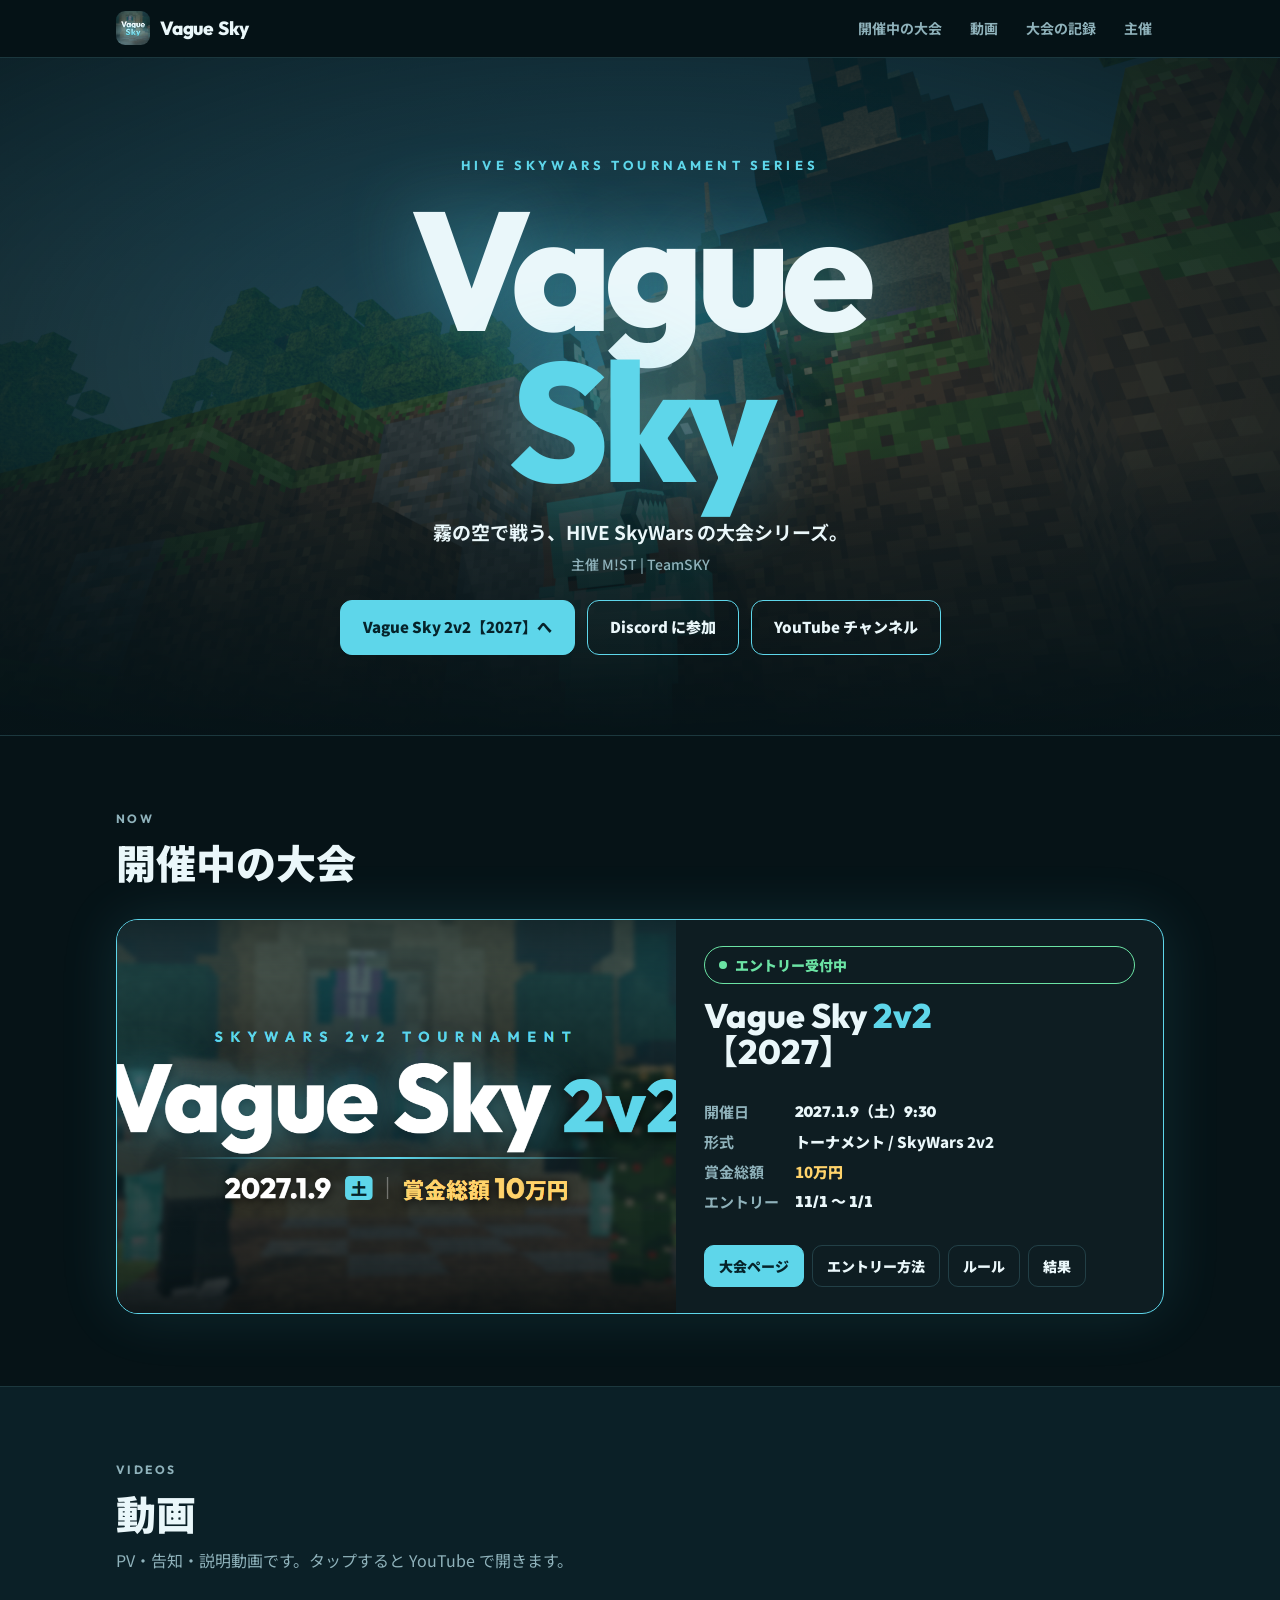
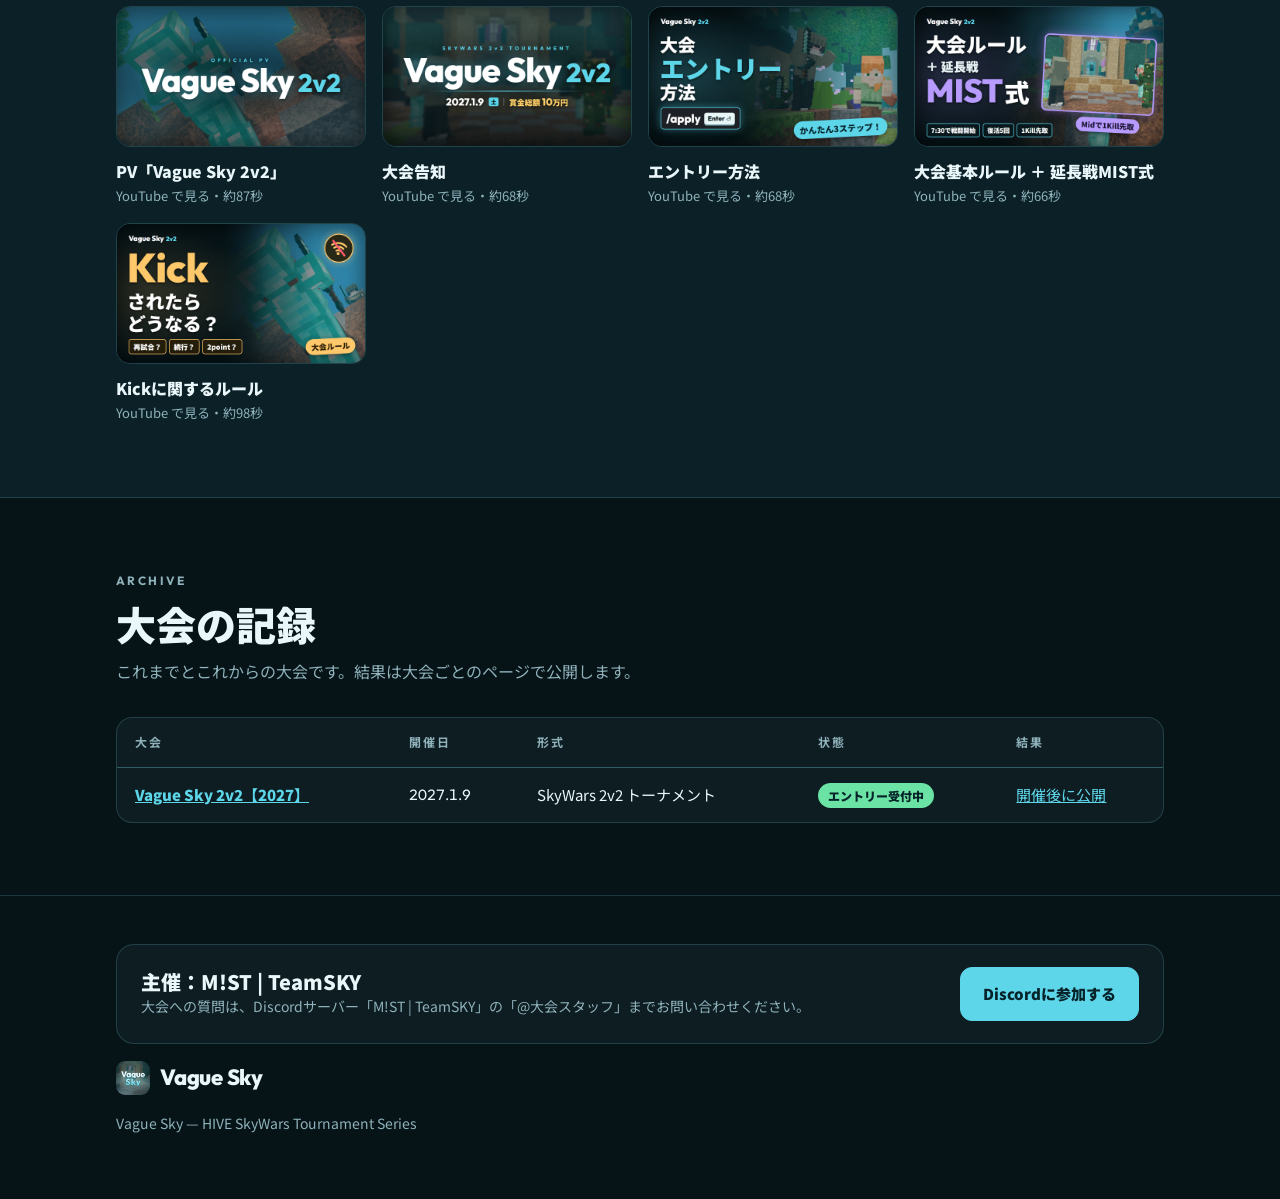
<file: index.html>
<!doctype html><html><head><meta charset=utf8><meta name=viewport content="width=device-width,initial-scale=1,viewport-fit=cover"><style>:root{color-scheme:light;box-sizing:border-box;padding-top:env(safe-area-inset-top,0px);padding-bottom:env(safe-area-inset-bottom,0px)}html{scroll-padding-top:env(safe-area-inset-top,0px)}body{margin:0;padding:0;font:14px -apple-system,BlinkMacSystemFont,sans-serif;background:#fff;color:#000}img{max-width:100%}[hidden]:not([hidden=until-found i]){display:none!important}</style></head><body>
<title>Vague Sky</title>
<meta name="claude:viewport-fit-sides" content="cover">
<link rel="preconnect" href="https://fonts.googleapis.com">
<link rel="preconnect" href="https://fonts.gstatic.com" crossorigin>
<link rel="stylesheet" href="https://fonts.googleapis.com/css2?family=Outfit:wght@500;700;800&family=Noto+Sans+JP:wght@400;500;700;900&family=JetBrains+Mono:wght@500;700&display=swap">
<link rel="stylesheet" href="style.css">
<style>
/* トップ: シリーズ全体の入口。大きな「Vague Sky」→ いまの大会 → 動画 → 大会の記録 → 主催 */
.home-hero { position: relative; overflow: hidden; border-bottom: 1px solid var(--line); }
.home-hero .hero-bg { position: absolute; inset: 0; background: url("img/hero-home.png") center 35% / cover no-repeat; }
.home-hero::after { content: ""; position: absolute; inset: 0; background: radial-gradient(ellipse 80% 70% at 50% 45%, rgba(6, 19, 23, 0.55), rgba(6, 19, 23, 0.92)), linear-gradient(180deg, transparent 55%, var(--bg)); }
.home-hero .wrap { position: relative; z-index: 1; padding-block: 96px 80px; display: grid; justify-items: center; text-align: center; gap: 18px; }
.home-hero h1 { font-family: var(--display); font-weight: 800; font-size: clamp(64px, 15vw, 168px); line-height: 0.9; letter-spacing: -0.04em; text-shadow: 0 0 80px rgba(94, 214, 234, 0.45); }
.home-hero h1 span { display: block; color: var(--accent); }
.home-hero .lead { color: var(--fg); font-weight: 700; font-size: clamp(16px, 2.4vw, 19px); max-width: 34em; }
.home-hero .lead small { display: block; color: var(--muted); font-weight: 500; font-size: 14px; margin-top: 4px; }

/* いまの大会 */
.feature { display: grid; grid-template-columns: minmax(0, 1.15fr) minmax(0, 1fr); border-radius: 22px; overflow: hidden; border: 1.5px solid var(--accent); background: var(--panel); box-shadow: 0 0 60px rgba(94, 214, 234, 0.12); }
.feature-img { min-height: 260px; background: url("img/poster-announce.png") center / cover no-repeat; }
.feature-body { padding: 26px 28px; display: grid; gap: 14px; align-content: start; min-width: 0; }
.feature-body h3 { font-family: var(--display); font-weight: 800; font-size: 34px; line-height: 1.05; }
.feature-body h3 span { color: var(--accent); }
.facts { display: grid; grid-template-columns: auto 1fr; gap: 4px 16px; font-size: 15px; }
.facts dt { color: var(--muted); font-weight: 700; }
.facts dd { margin: 0; font-weight: 900; }
.links { display: flex; flex-wrap: wrap; gap: 8px; }
.links a { font-weight: 900; font-size: 14px; text-decoration: none; padding: 8px 14px; border-radius: 10px; border: 1.5px solid var(--line); color: var(--fg); }
.links a.go { background: var(--accent); color: var(--on-accent); border-color: var(--accent); }
.links a:hover { border-color: var(--accent); }

/* 動画 */
.vcards { display: grid; grid-template-columns: repeat(auto-fit, minmax(min(100%, 230px), 1fr)); gap: 16px; }
.vcard { display: grid; gap: 10px; text-decoration: none; color: var(--fg); }
.vcard img { width: 100%; aspect-ratio: 16 / 9; object-fit: cover; border-radius: 14px; border: 1px solid var(--line); display: block; }
.vcard:hover img { border-color: var(--accent); }
.vcard b { font-weight: 900; font-size: 16px; }
.vcard small { display: block; color: var(--muted); font-size: 13px; }

/* 大会の記録 */
.archive { width: 100%; border-collapse: collapse; font-size: 15px; }
.archive-wrap { overflow-x: auto; border: 1px solid var(--line); border-radius: 16px; background: var(--panel); }
.archive th, .archive td { text-align: left; padding: 14px 18px; border-bottom: 1px solid var(--line); white-space: nowrap; }
.archive th { color: var(--muted); font-size: 12px; letter-spacing: 0.15em; font-family: var(--display); }
.archive tr:last-child td { border-bottom: 0; }
.archive td b { font-weight: 900; }
.badge { display: inline-block; font-size: 12px; font-weight: 900; padding: 2px 10px; border-radius: 999px; background: var(--ok); color: var(--on-accent); }

@media (max-width: 760px) {
  .feature { grid-template-columns: 1fr; }
  .feature-img { min-height: 190px; }
  .home-hero .wrap { padding-block: 64px 52px; }
}
</style>

<header class="top">
  <div class="wrap">
    <a class="brand" href="#top"><img src="img/icon.png" alt="" width="34" height="34"><b>Vague Sky</b></a>
    <nav class="nav" aria-label="ページ内">
      <a href="#now">開催中の大会</a>
      <a href="#videos">動画</a>
      <a href="#archive">大会の記録</a>
      <a href="#about">主催</a>
    </nav>
  </div>
</header>

<main id="top">
  <section class="home-hero">
    <div class="hero-bg" role="img" aria-label="崖際から見下ろす2人と、崖にしがみつくプレイヤー"></div>
    <div class="wrap">
      <p class="eyebrow">HIVE SkyWars Tournament Series</p>
      <h1>Vague<span>Sky</span></h1>
      <p class="lead">霧の空で戦う、HIVE SkyWars の大会シリーズ。<small>主催 M!ST | TeamSKY</small></p>
      <div class="cta">
        <a class="btn primary" href="2027.html">Vague Sky 2v2【2027】へ</a>
        <a class="btn" href="https://discord.gg/rru5EZYvR3" target="_blank" rel="noopener">Discord に参加</a>
        <a class="btn" href="https://www.youtube.com/@vaguesky-mist" target="_blank" rel="noopener">YouTube チャンネル</a>
      </div>
    </div>
  </section>

  <section class="band" id="now">
    <div class="wrap">
      <div class="sec-head">
        <p class="label">Now</p>
        <h2>開催中の大会</h2>
      </div>
      <article class="feature">
        <div class="feature-img" role="img" aria-label="Vague Sky 2v2 2027 のキービジュアル"></div>
        <div class="feature-body">
          <span class="pill open" id="status"><i></i><span id="status-text">エントリー受付中</span></span>
          <h3>Vague Sky <span>2v2</span><br>【2027】</h3>
          <dl class="facts">
            <dt>開催日</dt><dd class="num">2027.1.9（土）9:30</dd>
            <dt>形式</dt><dd>トーナメント / SkyWars 2v2</dd>
            <dt>賞金総額</dt><dd style="color:var(--gold)">10万円</dd>
            <dt>エントリー</dt><dd class="num">11/1 〜 1/1</dd>
          </dl>
          <div class="links">
            <a class="go" href="2027.html">大会ページ</a>
            <a href="2027.html#entry">エントリー方法</a>
            <a href="2027.html#rules">ルール</a>
            <a href="2027.html#results">結果</a>
          </div>
        </div>
      </article>
    </div>
  </section>

  <section class="band alt" id="videos">
    <div class="wrap">
      <div class="sec-head">
        <p class="label">Videos</p>
        <h2>動画</h2>
        <p>PV・告知・説明動画です。タップすると YouTube で開きます。</p>
      </div>
      <div class="vcards">
        <a class="vcard" href="https://youtu.be/sSv1gDjqgYM" target="_blank" rel="noopener"><img src="img/poster-pv.png" alt="" loading="lazy"><span><b>PV「Vague Sky 2v2」</b><small>YouTube で見る・約87秒</small></span></a>
        <a class="vcard" href="https://youtu.be/Ti0x-XiK5Aw" target="_blank" rel="noopener"><img src="img/poster-announce.png" alt="" loading="lazy"><span><b>大会告知</b><small>YouTube で見る・約68秒</small></span></a>
        <a class="vcard" href="https://youtu.be/XdfKm4iQPk0" target="_blank" rel="noopener"><img src="img/poster-entry.png" alt="" loading="lazy"><span><b>エントリー方法</b><small>YouTube で見る・約68秒</small></span></a>
        <a class="vcard" href="https://youtu.be/qBk1UvczVLM" target="_blank" rel="noopener"><img src="img/poster-rules.png" alt="" loading="lazy"><span><b>大会基本ルール ＋ 延長戦MIST式</b><small>YouTube で見る・約66秒</small></span></a>
        <a class="vcard" href="https://youtu.be/-uyAdV0niTU" target="_blank" rel="noopener"><img src="img/poster-kick.png" alt="" loading="lazy"><span><b>Kickに関するルール</b><small>YouTube で見る・約98秒</small></span></a>
      </div>
    </div>
  </section>

  <section class="band" id="archive">
    <div class="wrap">
      <div class="sec-head">
        <p class="label">Archive</p>
        <h2>大会の記録</h2>
        <p>これまでとこれからの大会です。結果は大会ごとのページで公開します。</p>
      </div>
      <div class="archive-wrap">
        <table class="archive">
          <thead><tr><th>大会</th><th>開催日</th><th>形式</th><th>状態</th><th>結果</th></tr></thead>
          <tbody>
            <tr>
              <td><a href="2027.html"><b>Vague Sky 2v2【2027】</b></a></td>
              <td class="num">2027.1.9</td>
              <td>SkyWars 2v2 トーナメント</td>
              <td><span class="badge" id="row-status">エントリー受付中</span></td>
              <td><a href="2027.html#results">開催後に公開</a></td>
            </tr>
          </tbody>
        </table>
      </div>
    </div>
  </section>
</main>

<footer id="about">
  <div class="wrap">
    <div class="contact">
      <div>
        <h3>主催：M!ST | TeamSKY</h3>
        <p>大会への質問は、Discordサーバー「M!ST | TeamSKY」の「@大会スタッフ」までお問い合わせください。</p>
      </div>
      <a class="btn primary" href="https://discord.gg/rru5EZYvR3" target="_blank" rel="noopener">Discordに参加する</a>
      <div hidden>
      </div>
    </div>
    <a class="brand" href="#top"><img src="img/icon.png" alt="" width="34" height="34"><b>Vague Sky</b></a>
    <p>Vague Sky — HIVE SkyWars Tournament Series</p>
  </div>
</footer>

<script>
(function () {
  var OPEN = Date.parse("2026-11-01T00:00:00+09:00");
  var CLOSE = Date.parse("2027-01-02T00:00:00+09:00");
  var START = Date.parse("2027-01-09T09:30:00+09:00");
  var now = Date.now();
  var text = now < OPEN ? "エントリー受付前" : now < CLOSE ? "エントリー受付中" : now < START ? "エントリー締め切り" : "開催済み";
  document.getElementById("status-text").textContent = text;
  document.getElementById("row-status").textContent = text;
  if (now >= CLOSE || now < OPEN) document.getElementById("status").className = "pill closed";
})();
</script>

</body></html>
</file>
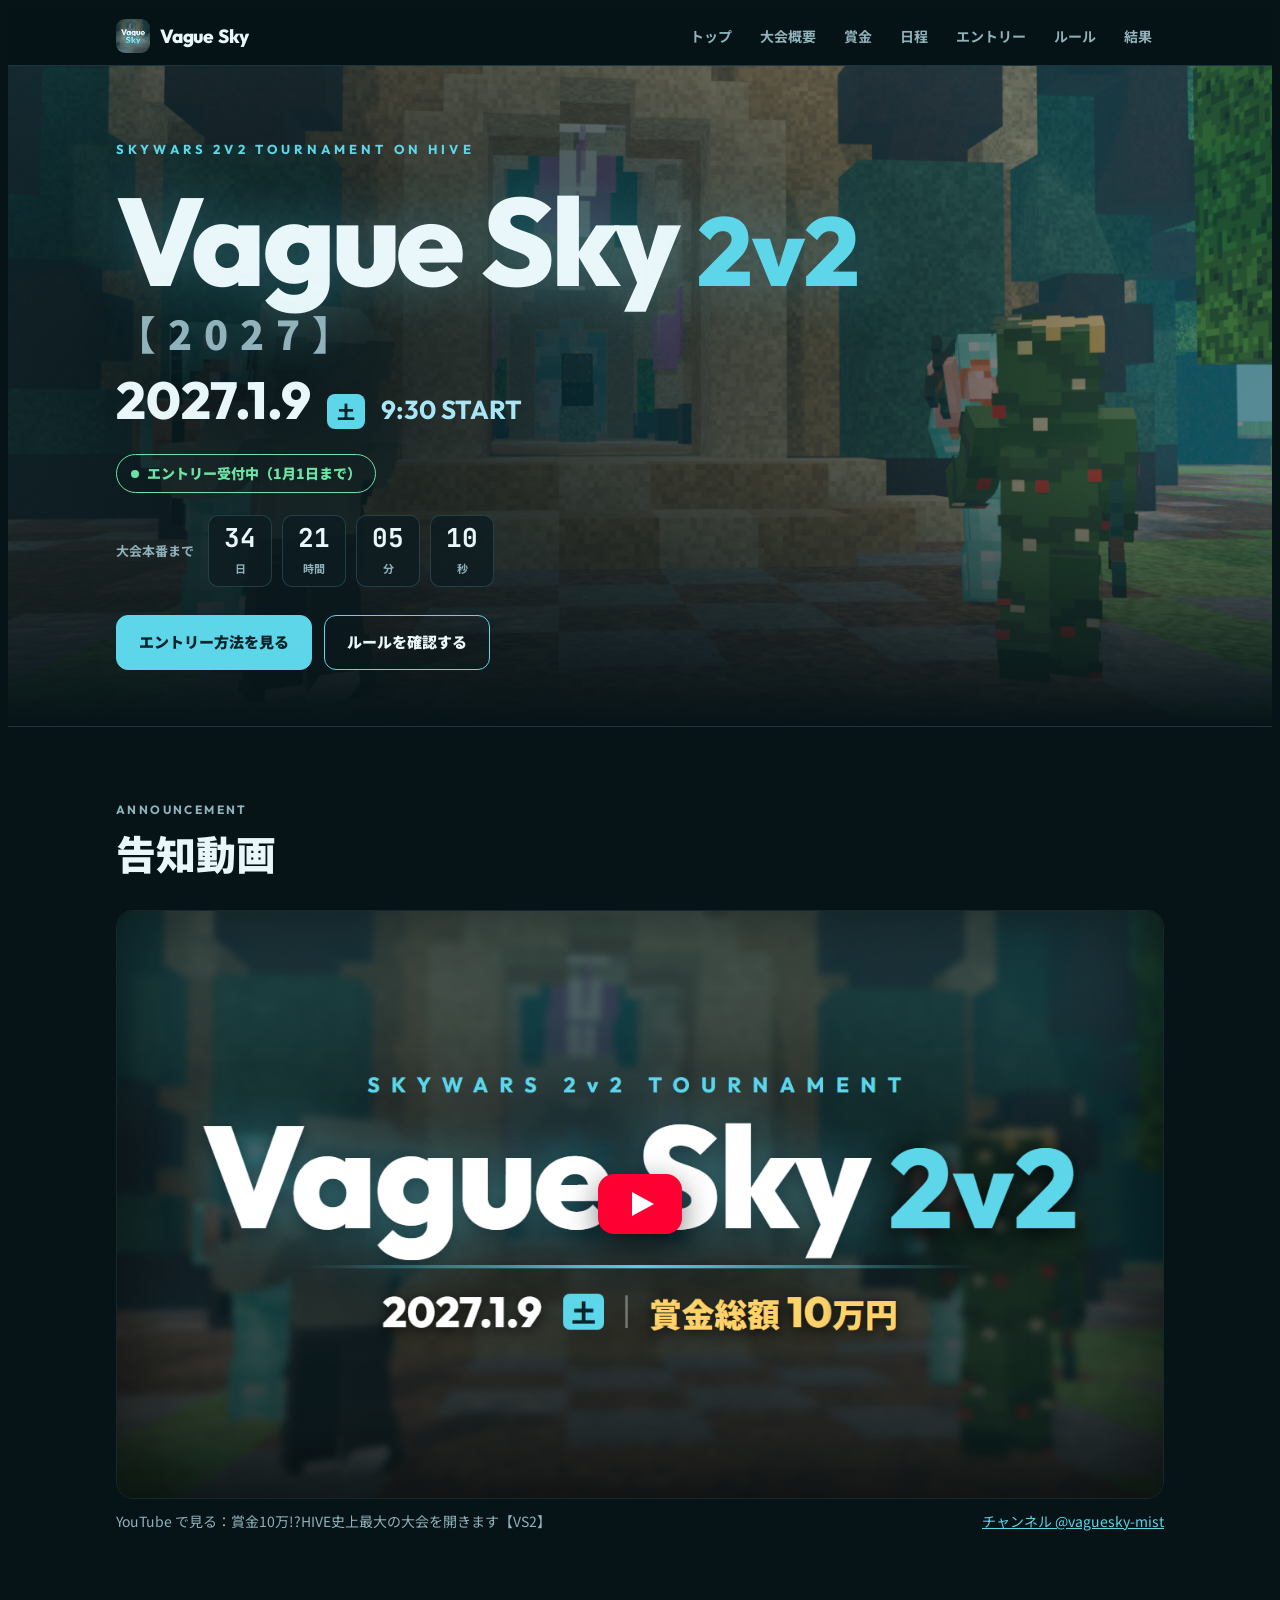
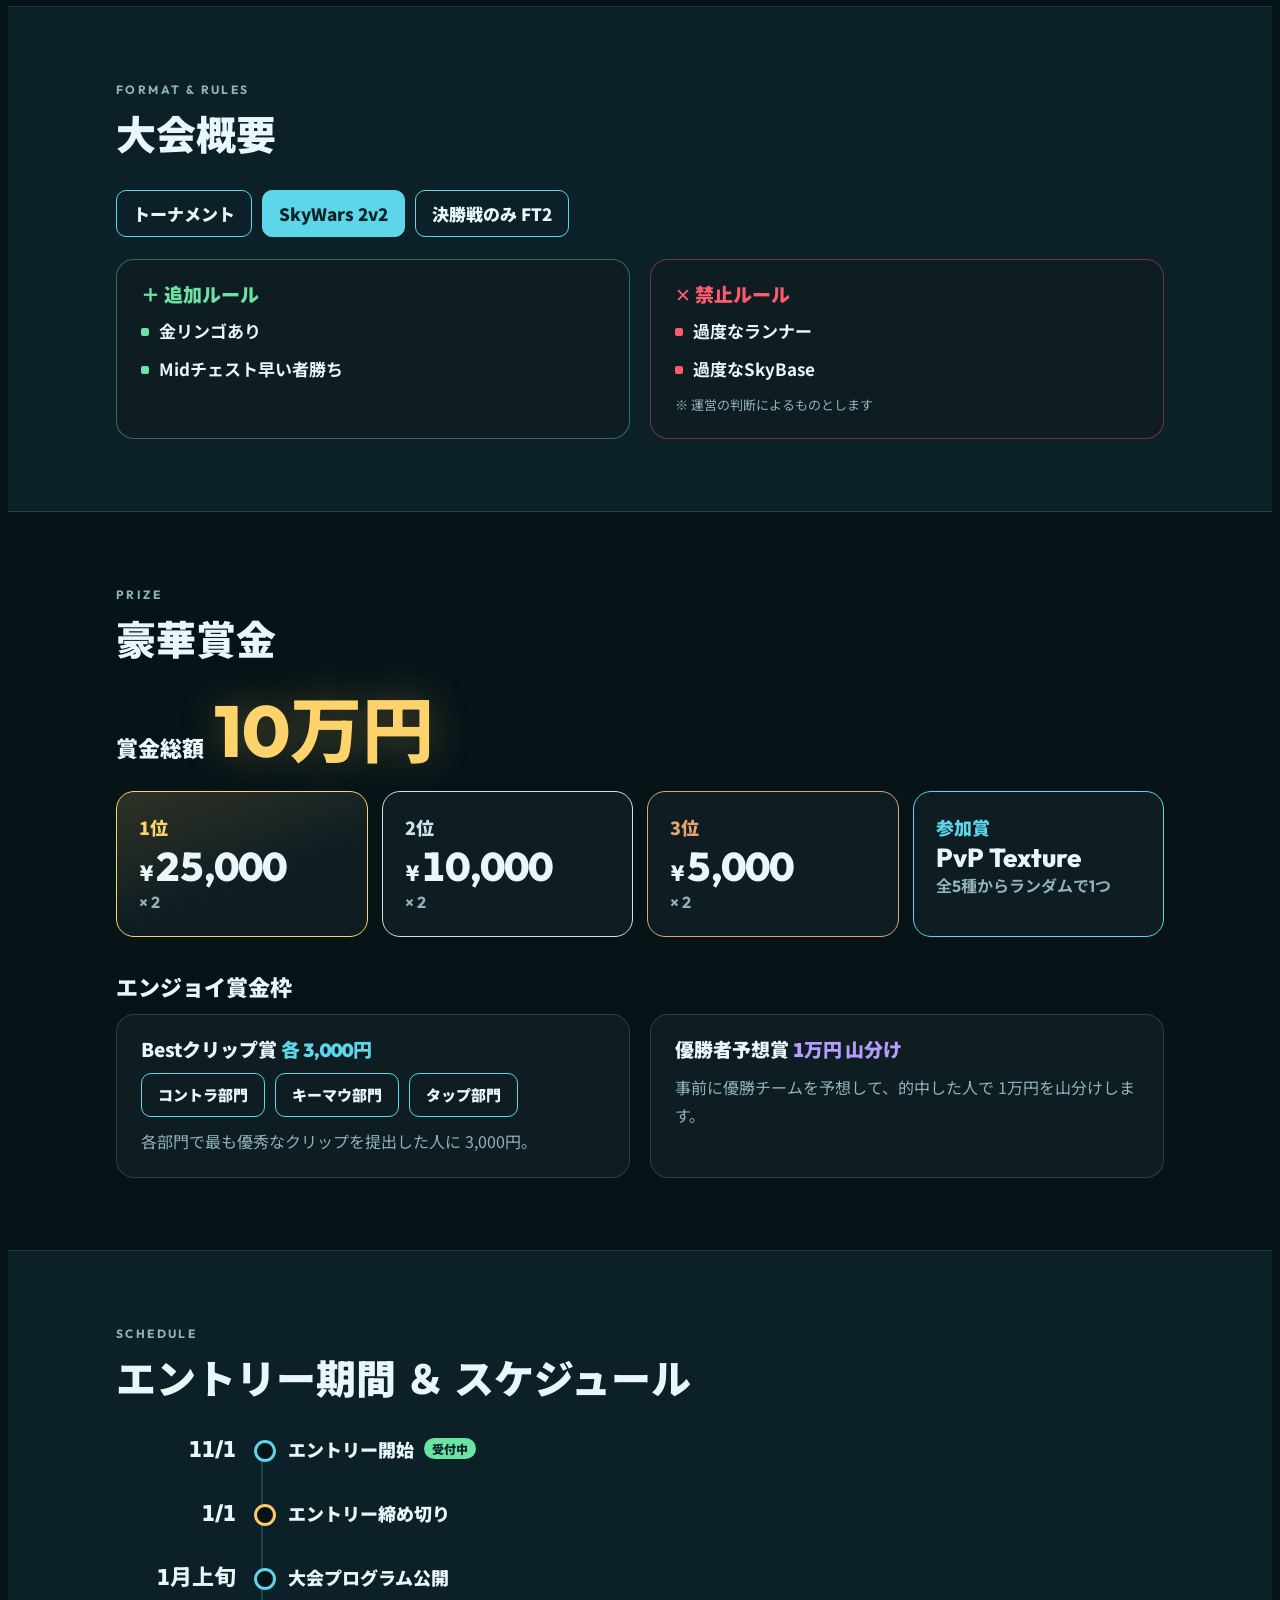
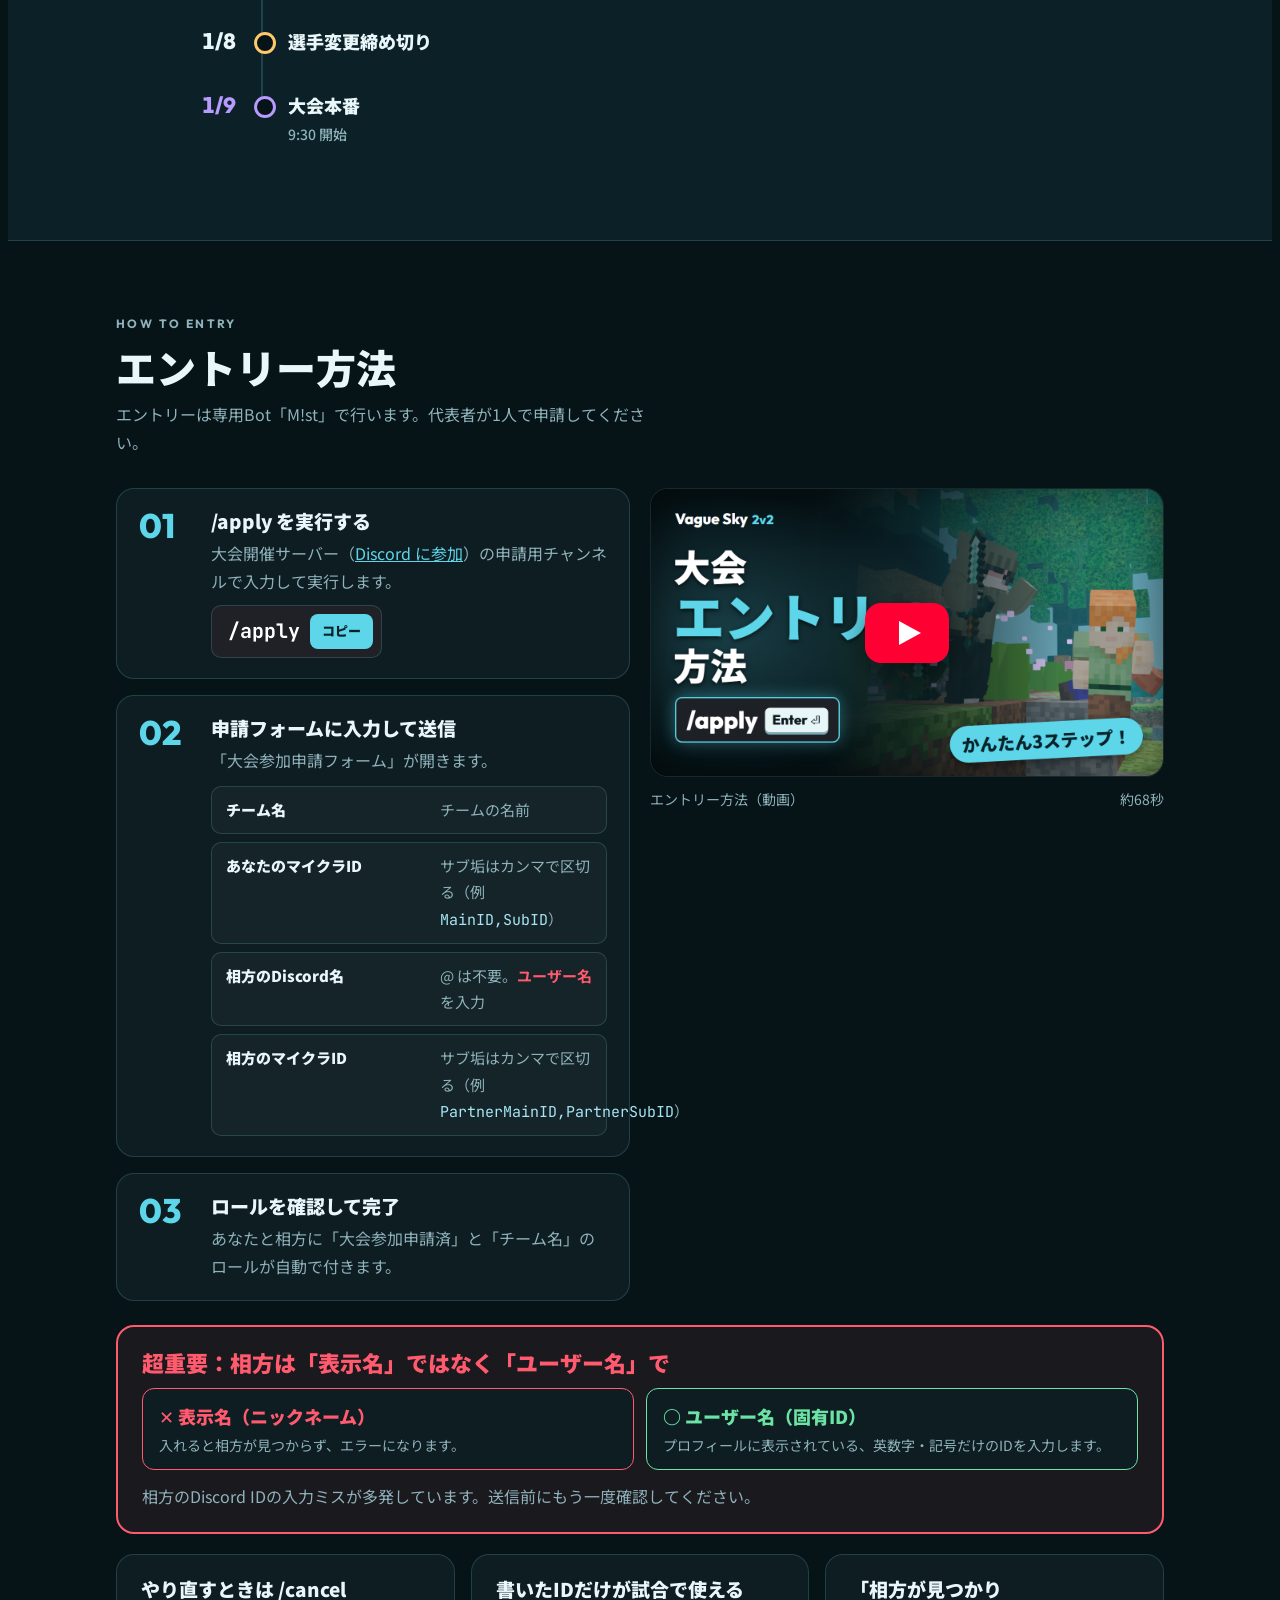
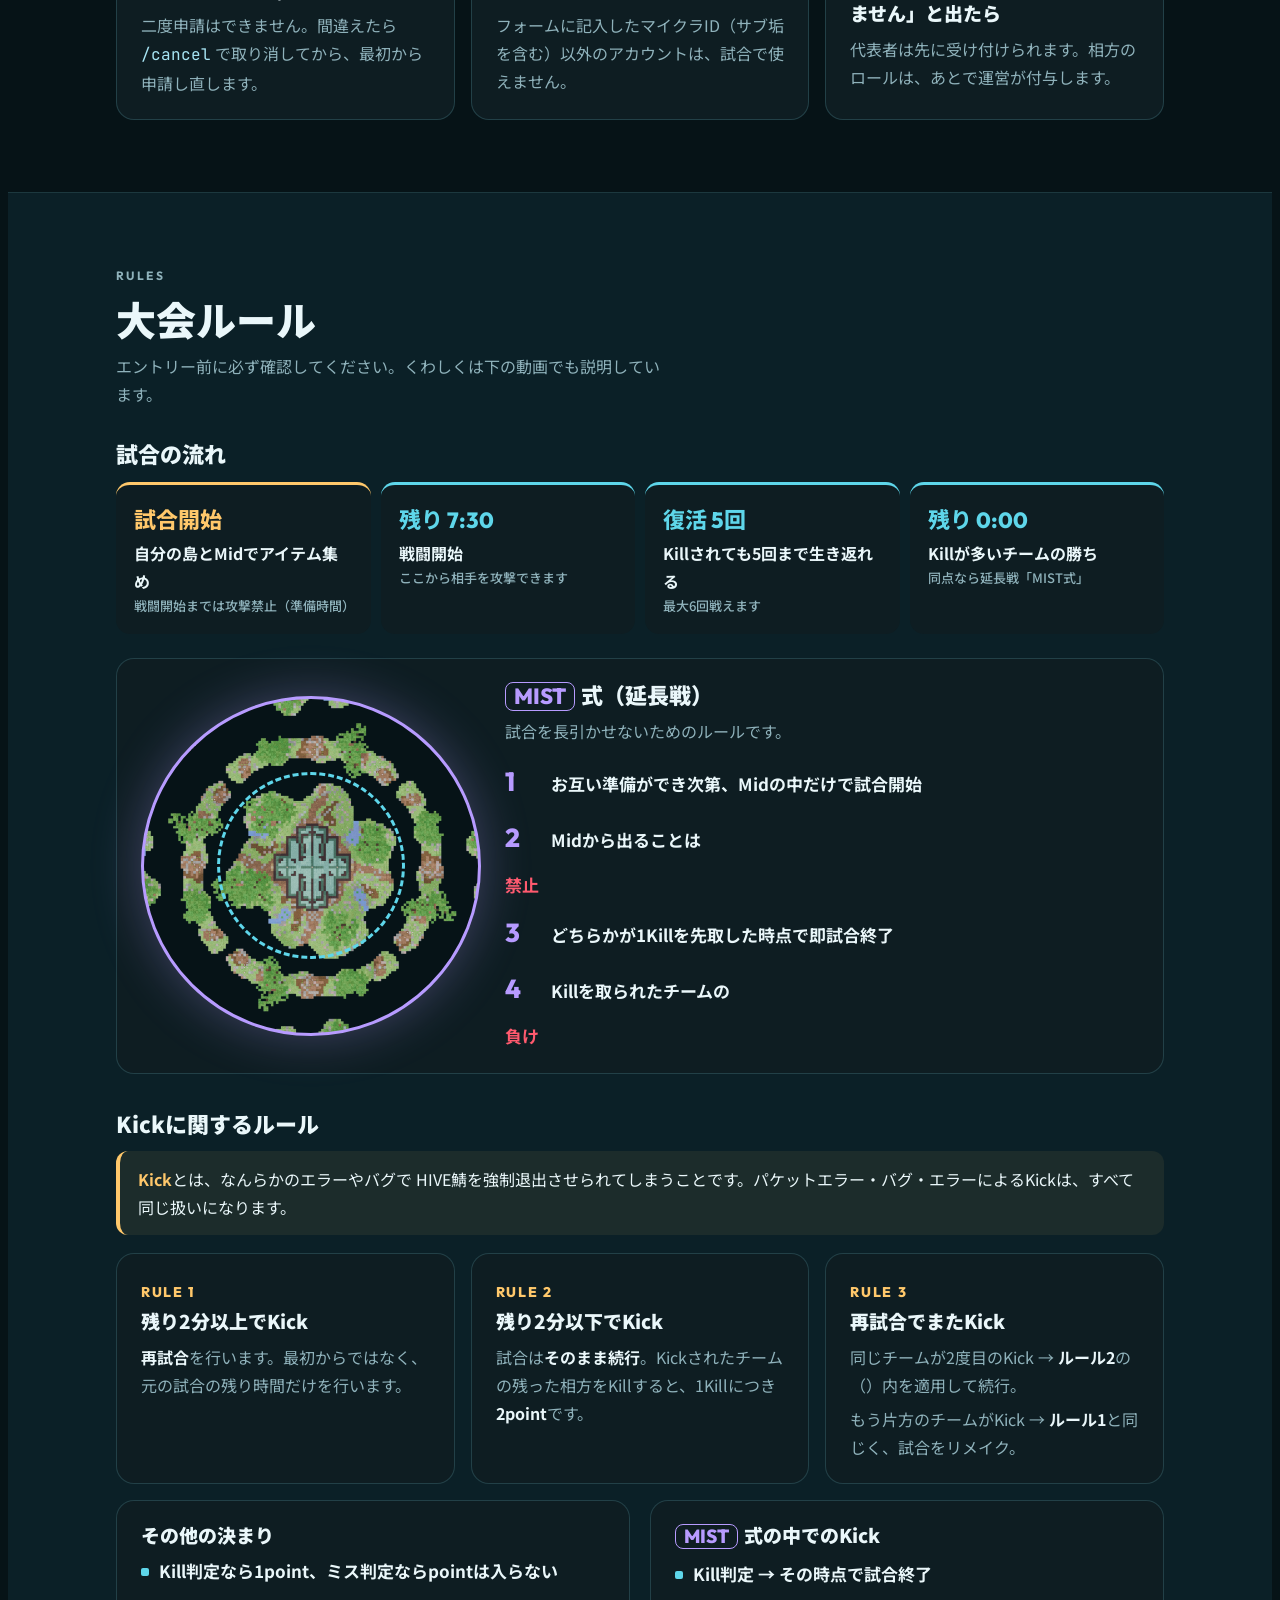
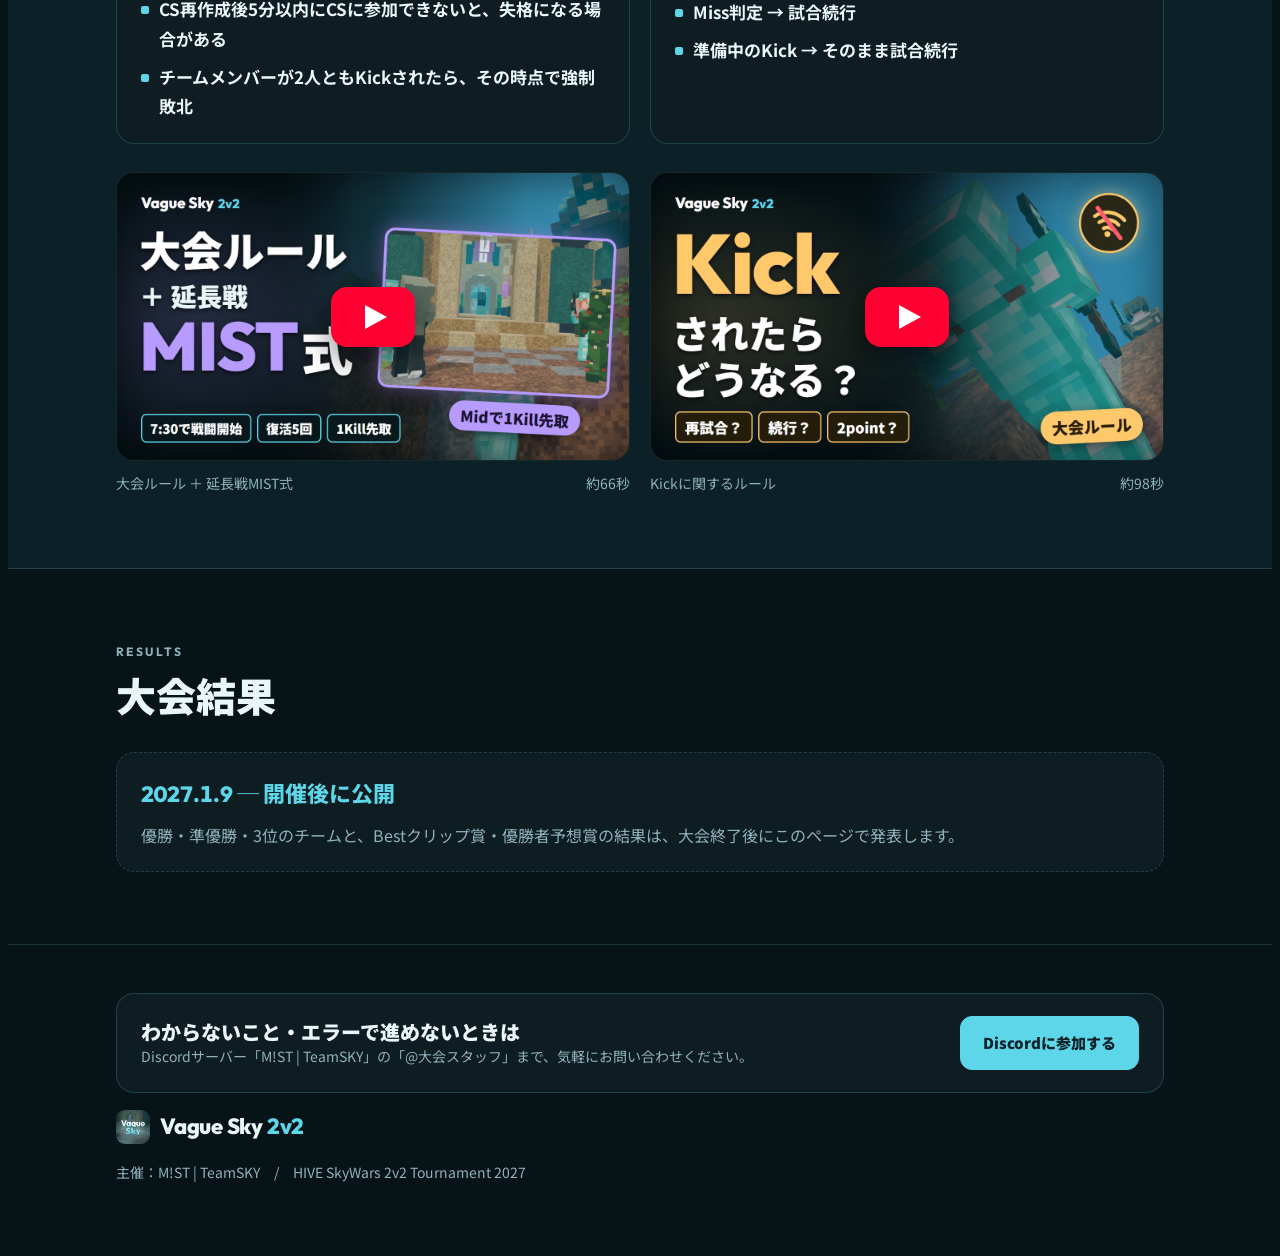
<file: 2027.html>
<!doctype html>
<html lang="ja">
<head>
<meta charset="utf-8">
<meta name="viewport" content="width=device-width, initial-scale=1, viewport-fit=cover">
<title>Vague Sky 2v2 2027</title>
<meta name="claude:viewport-fit-sides" content="cover">
<link rel="preconnect" href="https://fonts.googleapis.com">
<link rel="preconnect" href="https://fonts.gstatic.com" crossorigin>
<link rel="stylesheet" href="https://fonts.googleapis.com/css2?family=Outfit:wght@500;700;800&family=Noto+Sans+JP:wght@400;500;700;900&family=JetBrains+Mono:wght@500;700&display=swap">
<link rel="stylesheet" href="style.css">
</head>
<body><header class="top">
  <div class="wrap">
    <a class="brand" href="index.html"><img src="img/icon.png" alt="" width="34" height="34"><b>Vague Sky</b></a>
    <nav class="nav" aria-label="ページ内">
      <a href="index.html">トップ</a>
      <a href="#overview">大会概要</a>
      <a href="#prize">賞金</a>
      <a href="#schedule">日程</a>
      <a href="#entry">エントリー</a>
      <a href="#rules">ルール</a>
      <a href="#results">結果</a>
    </nav>
  </div>
</header>

<main id="top">
  <section class="hero">
    <div class="hero-bg" role="img" aria-label="アカデミー前で向かい合う2チーム"></div>
    <div class="wrap">
      <p class="eyebrow">SkyWars 2v2 Tournament on HIVE</p>
      <h1>Vague Sky <span class="v">2v2</span><span class="y">【2027】</span></h1>
      <div class="when">
        <span class="date">2027.1.9</span><span class="dow">土</span><span class="time">9:30 START</span>
      </div>
      <div class="status-row">
        <span class="pill open" id="status"><i></i><span id="status-text">エントリー受付中（1月1日まで）</span></span>
      </div>
      <div class="countdown" aria-live="off">
        <span class="cd-label">大会本番まで</span>
        <div class="cd"><b class="num" id="cd-d">--</b><small>日</small></div>
        <div class="cd"><b class="num" id="cd-h">--</b><small>時間</small></div>
        <div class="cd"><b class="num" id="cd-m">--</b><small>分</small></div>
        <div class="cd"><b class="num" id="cd-s">--</b><small>秒</small></div>
      </div>
      <div class="cta">
        <a class="btn primary" href="#entry">エントリー方法を見る</a>
        <a class="btn" href="#rules">ルールを確認する</a>
      </div>
    </div>
  </section>

  <section class="band" id="pv">
    <div class="wrap">
      <div class="sec-head">
        <p class="label">Announcement</p>
        <h2>告知動画</h2>
      </div>
      <a class="video yt" href="https://youtu.be/Ti0x-XiK5Aw" target="_blank" rel="noopener"><img src="img/poster-announce.png" alt="Vague Sky 2v2【賞金総額10万円】の告知動画"><span class="play" aria-hidden="true"></span></a>
      <div class="video-caption"><span>YouTube で見る：賞金10万!?HIVE史上最大の大会を開きます【VS2】</span><a href="https://www.youtube.com/@vaguesky-mist" target="_blank" rel="noopener">チャンネル @vaguesky-mist</a></div>
    </div>
  </section>

  <section class="band alt" id="overview">
    <div class="wrap">
      <div class="sec-head">
        <p class="label">Format &amp; Rules</p>
        <h2>大会概要</h2>
      </div>
      <div class="chips" style="margin-bottom:22px">
        <span class="chip">トーナメント</span>
        <span class="chip solid">SkyWars 2v2</span>
        <span class="chip">決勝戦のみ FT2</span>
      </div>
      <div class="grid-2">
        <div class="box ok">
          <h3>＋ 追加ルール</h3>
          <ul class="plain"><li>金リンゴあり</li><li>Midチェスト早い者勝ち</li></ul>
        </div>
        <div class="box ng">
          <h3>✕ 禁止ルール</h3>
          <ul class="plain"><li>過度なランナー</li><li>過度なSkyBase</li></ul>
          <p class="note">※ 運営の判断によるものとします</p>
        </div>
      </div>
    </div>
  </section>

  <section class="band" id="prize">
    <div class="wrap">
      <div class="sec-head">
        <p class="label">Prize</p>
        <h2>豪華賞金</h2>
      </div>
      <div class="prize-total"><span>賞金総額</span><b>10万円</b></div>
      <div class="ranks">
        <div class="rank first" style="--c: var(--gold)"><div class="r">1位</div><div class="yen"><small>¥</small>25,000</div><div class="x">× 2</div></div>
        <div class="rank" style="--c: #cfe3ea"><div class="r">2位</div><div class="yen"><small>¥</small>10,000</div><div class="x">× 2</div></div>
        <div class="rank" style="--c: #e7a36b"><div class="r">3位</div><div class="yen"><small>¥</small>5,000</div><div class="x">× 2</div></div>
        <div class="rank" style="--c: var(--accent)"><div class="r">参加賞</div><div class="yen" style="font-size:26px">PvP Texture</div><div class="x">全5種からランダムで1つ</div></div>
      </div>
      <h3 style="font-size:22px;font-weight:900;margin:36px 0 14px">エンジョイ賞金枠</h3>
      <div class="grid-2">
        <div class="box">
          <h3>Bestクリップ賞 <span class="num" style="color:var(--accent)">各 3,000円</span></h3>
          <div class="chips" style="margin-bottom:10px"><span class="chip" style="font-size:15px">コントラ部門</span><span class="chip" style="font-size:15px">キーマウ部門</span><span class="chip" style="font-size:15px">タップ部門</span></div>
          <p style="color:var(--muted)">各部門で最も優秀なクリップを提出した人に 3,000円。</p>
        </div>
        <div class="box">
          <h3>優勝者予想賞 <span class="num" style="color:var(--purple)">1万円 山分け</span></h3>
          <p style="color:var(--muted)">事前に優勝チームを予想して、的中した人で 1万円を山分けします。</p>
        </div>
      </div>
    </div>
  </section>

  <section class="band alt" id="schedule">
    <div class="wrap">
      <div class="sec-head">
        <p class="label">Schedule</p>
        <h2>エントリー期間 ＆ スケジュール</h2>
      </div>
      <ol class="timeline" id="timeline">
        <li data-date="2026-11-01"><span class="d">11/1</span><span class="dot"></span><span class="t">エントリー開始</span></li>
        <li data-date="2027-01-01" style="--c: var(--warn)"><span class="d">1/1</span><span class="dot"></span><span class="t">エントリー締め切り</span></li>
        <li data-date="2027-01-01"><span class="d">1月上旬</span><span class="dot"></span><span class="t">大会プログラム公開</span></li>
        <li data-date="2027-01-08" style="--c: var(--warn)"><span class="d">1/8</span><span class="dot"></span><span class="t">選手変更締め切り</span></li>
        <li data-date="2027-01-09" class="final" style="--c: var(--purple)"><span class="d">1/9</span><span class="dot"></span><span class="t">大会本番<small>9:30 開始</small></span></li>
      </ol>
    </div>
  </section>

  <section class="band" id="entry">
    <div class="wrap">
      <div class="sec-head">
        <p class="label">How to Entry</p>
        <h2>エントリー方法</h2>
        <p>エントリーは専用Bot「M!st」で行います。代表者が1人で申請してください。</p>
      </div>
      <div class="grid-2" style="align-items:start">
        <ol class="steps">
          <li class="step"><div>
            <h3>/apply を実行する</h3>
            <p>大会開催サーバー（<a href="https://discord.gg/rru5EZYvR3" target="_blank" rel="noopener">Discord に参加</a>）の申請用チャンネルで入力して実行します。</p>
            <div class="cmd"><code>/apply</code><button class="copy" id="copy-apply" type="button">コピー</button></div>
          </div></li>
          <li class="step"><div>
            <h3>申請フォームに入力して送信</h3>
            <p>「大会参加申請フォーム」が開きます。</p>
            <div class="fields">
              <div class="field"><b>チーム名</b><span>チームの名前</span></div>
              <div class="field"><b>あなたのマイクラID</b><span>サブ垢はカンマで区切る（例 <code>MainID,SubID</code>）</span></div>
              <div class="field"><b>相方のDiscord名</b><span>@ は不要。<strong style="color:var(--red)">ユーザー名</strong>を入力</span></div>
              <div class="field"><b>相方のマイクラID</b><span>サブ垢はカンマで区切る（例 <code>PartnerMainID,PartnerSubID</code>）</span></div>
            </div>
          </div></li>
          <li class="step"><div>
            <h3>ロールを確認して完了</h3>
            <p>あなたと相方に「大会参加申請済」と「チーム名」のロールが自動で付きます。</p>
          </div></li>
        </ol>
        <div>
          <a class="video yt" href="https://youtu.be/XdfKm4iQPk0" target="_blank" rel="noopener"><img src="img/poster-entry.png" alt="VS2 大会エントリー方法"><span class="play" aria-hidden="true"></span></a>
          <div class="video-caption"><span>エントリー方法（動画）</span><span>約68秒</span></div>
        </div>
      </div>

      <div class="alert">
        <h3>超重要：相方は「表示名」ではなく「ユーザー名」で</h3>
        <div class="compare">
          <div style="--c: var(--red)"><b>✕ 表示名（ニックネーム）</b><p>入れると相方が見つからず、エラーになります。</p></div>
          <div style="--c: var(--ok)"><b>○ ユーザー名（固有ID）</b><p>プロフィールに表示されている、英数字・記号だけのIDを入力します。</p></div>
        </div>
        <p style="color:var(--muted)">相方のDiscord IDの入力ミスが多発しています。送信前にもう一度確認してください。</p>
      </div>

      <div class="grid-3" style="margin-top:20px">
        <div class="box"><h3>やり直すときは /cancel</h3><p style="color:var(--muted)">二度申請はできません。間違えたら <code style="font-family:var(--mono);color:var(--accent-soft)">/cancel</code> で取り消してから、最初から申請し直します。</p></div>
        <div class="box"><h3>書いたIDだけが試合で使える</h3><p style="color:var(--muted)">フォームに記入したマイクラID（サブ垢を含む）以外のアカウントは、試合で使えません。</p></div>
        <div class="box"><h3>「相方が見つかりません」と出たら</h3><p style="color:var(--muted)">代表者は先に受け付けられます。相方のロールは、あとで運営が付与します。</p></div>
      </div>
    </div>
  </section>

  <section class="band alt" id="rules">
    <div class="wrap">
      <div class="sec-head">
        <p class="label">Rules</p>
        <h2>大会ルール</h2>
        <p>エントリー前に必ず確認してください。くわしくは下の動画でも説明しています。</p>
      </div>

      <h3 style="font-size:22px;font-weight:900;margin-bottom:14px">試合の流れ</h3>
      <ol class="flow">
        <li style="--c: var(--warn)"><span class="when2">試合開始</span><p>自分の島とMidでアイテム集め</p><small>戦闘開始までは攻撃禁止（準備時間）</small></li>
        <li><span class="when2">残り 7:30</span><p>戦闘開始</p><small>ここから相手を攻撃できます</small></li>
        <li><span class="when2">復活 5回</span><p>Killされても5回まで生き返れる</p><small>最大6回戦えます</small></li>
        <li><span class="when2">残り 0:00</span><p>Killが多いチームの勝ち</p><small>同点なら延長戦「MIST式」</small></li>
      </ol>

      <div class="box" style="margin-bottom:20px">
        <div class="mist">
          <div class="mist-map" role="img" aria-label="Spellbrookの中央島（Mid）を真上から見た図"></div>
          <div>
            <h3 style="font-size:22px;margin-bottom:6px"><span class="tag">MIST</span>式（延長戦）</h3>
            <p style="color:var(--muted);margin-bottom:14px">試合を長引かせないためのルールです。</p>
            <ol>
              <li>お互い準備ができ次第、Midの中だけで試合開始</li>
              <li>Midから出ることは<em>禁止</em></li>
              <li>どちらかが1Killを先取した時点で即試合終了</li>
              <li>Killを取られたチームの<em>負け</em></li>
            </ol>
          </div>
        </div>
      </div>

      <h3 id="kick" style="font-size:22px;font-weight:900;margin:36px 0 14px;scroll-margin-top:70px">Kickに関するルール</h3>
      <p class="kick-def"><b>Kick</b>とは、なんらかのエラーやバグで HIVE鯖を強制退出させられてしまうことです。パケットエラー・バグ・エラーによるKickは、すべて同じ扱いになります。</p>
      <div class="grid-3">
        <div class="box krule"><span class="k">RULE 1</span><h3>残り2分以上でKick</h3><p><strong>再試合</strong>を行います。最初からではなく、元の試合の残り時間だけを行います。</p></div>
        <div class="box krule"><span class="k">RULE 2</span><h3>残り2分以下でKick</h3><p>試合は<strong>そのまま続行</strong>。Kickされたチームの残った相方をKillすると、1Killにつき<strong>2point</strong>です。</p></div>
        <div class="box krule"><span class="k">RULE 3</span><h3>再試合でまたKick</h3><p>同じチームが2度目のKick → <strong>ルール2</strong>の（）内を適用して続行。</p><p>もう片方のチームがKick → <strong>ルール1</strong>と同じく、試合をリメイク。</p></div>
      </div>
      <div class="grid-2" style="margin-top:16px">
        <div class="box">
          <h3>その他の決まり</h3>
          <ul class="plain">
            <li>Kill判定なら1point、ミス判定ならpointは入らない</li>
            <li>CS再作成後5分以内にCSに参加できないと、失格になる場合がある</li>
            <li>チームメンバーが2人ともKickされたら、その時点で強制敗北</li>
          </ul>
        </div>
        <div class="box">
          <h3><span class="tag">MIST</span>式の中でのKick</h3>
          <ul class="plain">
            <li>Kill判定 → その時点で試合終了</li>
            <li>Miss判定 → 試合続行</li>
            <li>準備中のKick → そのまま試合続行</li>
          </ul>
        </div>
      </div>

      <div class="videos">
        <div>
          <a class="video yt" href="https://youtu.be/qBk1UvczVLM" target="_blank" rel="noopener"><img src="img/poster-rules.png" alt="VS2 大会基本ルール"><span class="play" aria-hidden="true"></span></a>
          <div class="video-caption"><span>大会ルール ＋ 延長戦MIST式</span><span>約66秒</span></div>
        </div>
        <div>
          <a class="video yt" href="https://youtu.be/-uyAdV0niTU" target="_blank" rel="noopener"><img src="img/poster-kick.png" alt="VS2 KICKに関するルール"><span class="play" aria-hidden="true"></span></a>
          <div class="video-caption"><span>Kickに関するルール</span><span>約98秒</span></div>
        </div>
      </div>
    </div>
  </section>
  <section class="band" id="results">
    <div class="wrap">
      <div class="sec-head">
        <p class="label">Results</p>
        <h2>大会結果</h2>
      </div>
      <div class="box results-empty" id="results-empty">
        <p class="num">2027.1.9 ─ 開催後に公開</p>
        <p>優勝・準優勝・3位のチームと、Bestクリップ賞・優勝者予想賞の結果は、大会終了後にこのページで発表します。</p>
      </div>
      <div id="bracket-root" hidden></div>
    </div>
  </section>
  <!-- 手動反映用: Bot が書き出した tournament.json の中身をここに貼る（空のあいだは「開催後に公開」のまま） -->
  <script type="application/json" id="tournament-data"></script>
</main>

<footer>
  <div class="wrap">
    <div class="contact">
      <div>
        <h3>わからないこと・エラーで進めないときは</h3>
        <p>Discordサーバー「M!ST | TeamSKY」の「@大会スタッフ」まで、気軽にお問い合わせください。</p>
      </div>
      <a class="btn primary" href="https://discord.gg/rru5EZYvR3" target="_blank" rel="noopener">Discordに参加する</a>
      <div hidden>
      </div>
    </div>
    <a class="brand" href="#top"><img src="img/icon.png" alt="" width="34" height="34"><b>Vague Sky <span>2v2</span></b></a>
    <p>主催：M!ST | TeamSKY　/　HIVE SkyWars 2v2 Tournament 2027</p>
  </div>
</footer>

<script>
(function () {
  // 日本時間で判定する
  var START = Date.parse("2027-01-09T09:30:00+09:00");
  var OPEN = Date.parse("2026-11-01T00:00:00+09:00");
  var CLOSE = Date.parse("2027-01-02T00:00:00+09:00"); // 1月1日いっぱいまで
  function pad(n) { return String(n).padStart(2, "0"); }
  function tick() {
    var now = Date.now();
    var left = Math.max(0, START - now);
    var s = Math.floor(left / 1000);
    document.getElementById("cd-d").textContent = Math.floor(s / 86400);
    document.getElementById("cd-h").textContent = pad(Math.floor(s / 3600) % 24);
    document.getElementById("cd-m").textContent = pad(Math.floor(s / 60) % 60);
    document.getElementById("cd-s").textContent = pad(s % 60);
    var st = document.getElementById("status"), tx = document.getElementById("status-text");
    if (now < OPEN) { st.className = "pill closed"; tx.textContent = "エントリーは 11月1日 開始"; }
    else if (now < CLOSE) { st.className = "pill open"; tx.textContent = "エントリー受付中（1月1日まで）"; }
    else if (now < START) { st.className = "pill closed"; tx.textContent = "エントリー受付は終了しました"; }
    else { st.className = "pill closed"; tx.textContent = "大会は開催されました"; }
  }
  tick(); setInterval(tick, 1000);

  // スケジュール: 過ぎた日は薄く、いまの受付期間に印を付ける
  var items = document.querySelectorAll("#timeline li");
  var today = Date.now();
  items.forEach(function (li, i) {
    var d = Date.parse(li.getAttribute("data-date") + "T23:59:59+09:00");
    if (i === 0) { if (today >= OPEN && today < CLOSE) li.classList.add("now"); else if (today >= CLOSE) li.classList.add("past"); }
    else if (today > d) li.classList.add("past");
  });

  // /apply のコピー
  var btn = document.getElementById("copy-apply");
  btn.addEventListener("click", function () {
    var done = function () { btn.textContent = "コピーしました"; setTimeout(function () { btn.textContent = "コピー"; }, 1600); };
    try {
      navigator.clipboard.writeText("/apply").then(done, function () { selectCode(); });
    } catch (e) { selectCode(); }
  });
  function selectCode() {
    var code = btn.previousElementSibling, r = document.createRange();
    r.selectNodeContents(code); var s = window.getSelection(); s.removeAllRanges(); s.addRange(r);
    btn.textContent = "選択しました";
  }
})();
</script>
<script src="bracket.js"></script>

</body>
</html>
</file>
<file: style.css>
/* 霧の空に浮かぶ島: 暗い青緑の夜空の上に、セクションごとに区切った帯を縦に並べる。差し色は霧の水色。
   大会の映像（PV・説明動画）と同じ配色と書体。暗い一色で統一する（どちらのテーマでも同じ見た目） */
:root {
  --bg: #061317;
  --bg-2: #0b2027;
  --panel: #0e1d22;
  --line: rgba(126, 220, 236, 0.18);
  --fg: #eaf7fa;
  --muted: #8fb2bb;
  --dim: #5d7a82;
  --accent: #5ed6ea;
  --accent-soft: #a8e6f5;
  --purple: #b79bff;
  --gold: #ffd36b;
  --warn: #ffc86b;
  --red: #ff5a6e;
  --ok: #6be3a4;
  --on-accent: #06232a;
  --display: "Outfit", "Noto Sans JP", system-ui, sans-serif;
  --body: "Noto Sans JP", "Hiragino Sans", "Yu Gothic", system-ui, sans-serif;
  --mono: "JetBrains Mono", ui-monospace, "Consolas", monospace;
  color-scheme: dark;
}
* { box-sizing: border-box; }
html { scroll-behavior: smooth; }
@media (prefers-reduced-motion: reduce) { html { scroll-behavior: auto; } * { animation: none !important; transition: none !important; } }
body {
  background: var(--bg);
  color: var(--fg);
  font-family: var(--body);
  font-size: 16px;
  line-height: 1.75;
  -webkit-font-smoothing: antialiased;
}
body::before { content: ""; position: fixed; inset: 0 0 auto; height: env(safe-area-inset-top, 0px); z-index: 10; background: var(--bg); }
a { color: var(--accent); }
:focus-visible { outline: 3px solid var(--accent); outline-offset: 3px; border-radius: 6px; }
h1, h2, h3 { text-wrap: balance; margin: 0; line-height: 1.25; }
p { margin: 0; }
.wrap { max-width: 1080px; margin: 0 auto; padding-left: max(16px, env(safe-area-inset-left, 0px)); padding-right: max(16px, env(safe-area-inset-right, 0px)); }
.num { font-family: var(--display); font-variant-numeric: tabular-nums; }

/* ---------- ヘッダー ---------- */
.top {
  position: sticky; top: env(safe-area-inset-top, 0px); z-index: 9;
  background: rgba(6, 19, 23, 0.86); backdrop-filter: blur(10px);
  border-bottom: 1px solid var(--line);
}
.top .wrap { display: flex; align-items: center; gap: 16px; padding-block: 10px; }
.brand { display: flex; align-items: center; gap: 10px; text-decoration: none; color: var(--fg); flex-shrink: 0; }
.brand img { width: 34px; height: 34px; border-radius: 9px; }
.brand b { font-family: var(--display); font-weight: 800; font-size: 19px; letter-spacing: -0.01em; }
.brand b span { color: var(--accent); }
.nav { display: flex; gap: 4px; margin-left: auto; overflow-x: auto; scrollbar-width: none; min-width: 0; }
.nav::-webkit-scrollbar { display: none; }
.nav a { color: var(--muted); text-decoration: none; font-size: 14px; font-weight: 700; padding: 6px 12px; border-radius: 999px; white-space: nowrap; }
.nav a:hover { color: var(--fg); background: rgba(94, 214, 234, 0.1); }

/* ---------- ヒーロー ---------- */
.hero { position: relative; overflow: hidden; border-bottom: 1px solid var(--line); }
.hero-bg { position: absolute; inset: 0; background: url("img/hero.png") center 40% / cover no-repeat; filter: saturate(1.1); }
.hero::after {
  content: ""; position: absolute; inset: 0;
  background:
    radial-gradient(ellipse 70% 80% at 20% 50%, rgba(6, 19, 23, 0.92), rgba(6, 19, 23, 0.55) 70%, rgba(6, 19, 23, 0.25)),
    linear-gradient(180deg, transparent 60%, var(--bg));
}
.hero .wrap { position: relative; z-index: 1; padding-block: 72px 56px; display: grid; gap: 22px; }
.eyebrow { font-family: var(--display); font-weight: 700; font-size: 13px; letter-spacing: 0.32em; color: var(--accent); text-transform: uppercase; }
.hero h1 { font-family: var(--display); font-weight: 800; font-size: clamp(56px, 11vw, 124px); line-height: 0.95; letter-spacing: -0.03em; text-shadow: 0 0 60px rgba(94, 214, 234, 0.35); }
.hero h1 .v { color: var(--accent); font-size: 0.78em; letter-spacing: -0.01em; }
.hero h1 .y { display: block; font-family: var(--body); font-weight: 900; font-size: 0.32em; letter-spacing: 0.3em; color: var(--muted); margin-top: 14px; }
.when { display: flex; flex-wrap: wrap; align-items: baseline; gap: 6px 16px; }
.when .date { font-family: var(--display); font-weight: 800; font-size: clamp(32px, 6vw, 52px); line-height: 1; }
.when .dow { font-weight: 900; font-size: 18px; color: var(--on-accent); background: var(--accent); border-radius: 8px; padding: 2px 10px; }
.when .time { font-family: var(--display); font-weight: 700; font-size: 26px; color: var(--accent-soft); }
.status-row { display: flex; flex-wrap: wrap; gap: 12px; align-items: center; }
.pill { display: inline-flex; align-items: center; gap: 8px; padding: 6px 14px; border-radius: 999px; font-weight: 900; font-size: 14px; border: 1.5px solid currentColor; }
.pill i { width: 8px; height: 8px; border-radius: 8px; background: currentColor; }
.pill.open { color: var(--ok); }
.pill.open i { animation: blink 1.6s ease-in-out infinite; }
.pill.closed { color: var(--muted); }
@keyframes blink { 50% { opacity: 0.25; } }
.countdown { display: flex; gap: 10px; align-items: stretch; flex-wrap: wrap; }
.cd-label { font-size: 13px; font-weight: 700; color: var(--muted); align-self: center; margin-right: 4px; }
.cd { min-width: 64px; padding: 8px 10px 6px; border-radius: 10px; background: rgba(14, 29, 34, 0.85); border: 1px solid var(--line); text-align: center; }
.cd b { display: block; font-family: var(--mono); font-weight: 700; font-size: 26px; line-height: 1.1; font-variant-numeric: tabular-nums; }
.cd small { font-size: 11px; color: var(--muted); font-weight: 700; }
.cta { display: flex; flex-wrap: wrap; gap: 12px; margin-top: 6px; }
.btn { display: inline-flex; align-items: center; gap: 8px; padding: 13px 22px; border-radius: 12px; font-weight: 900; font-size: 15px; text-decoration: none; border: 1.5px solid var(--accent); color: var(--fg); }
.btn.primary { background: var(--accent); color: var(--on-accent); }
.btn:hover { filter: brightness(1.08); }

/* ---------- セクション共通 ---------- */
section.band { padding-block: 72px; border-bottom: 1px solid var(--line); scroll-margin-top: 60px; }
section.band.alt { background: var(--bg-2); }
.sec-head { display: grid; gap: 8px; margin-bottom: 32px; }
.sec-head h2 { font-size: clamp(28px, 4.4vw, 40px); font-weight: 900; }
.sec-head p { color: var(--muted); max-width: 62ch; }
.grid-2 { display: grid; grid-template-columns: repeat(auto-fit, minmax(min(100%, 420px), 1fr)); gap: 20px; }
.grid-3 { display: grid; grid-template-columns: repeat(auto-fit, minmax(min(100%, 280px), 1fr)); gap: 16px; }
.box { background: var(--panel); border: 1px solid var(--line); border-radius: 18px; padding: 22px 24px; min-width: 0; }
.box h3 { font-size: 19px; font-weight: 900; margin-bottom: 10px; }
.label { font-family: var(--display); font-weight: 700; font-size: 12px; letter-spacing: 0.2em; text-transform: uppercase; color: var(--muted); }

/* ---------- 動画 ---------- */
.video { position: relative; border-radius: 18px; overflow: hidden; border: 1px solid var(--line); background: #000; aspect-ratio: 16 / 9; max-width: 100%; }
.video video { width: 100%; height: 100%; display: block; object-fit: contain; background: #000; }
.video-caption { display: flex; justify-content: space-between; gap: 12px; margin-top: 10px; font-size: 14px; color: var(--muted); flex-wrap: wrap; }

/* ---------- 大会概要 ---------- */
.chips { display: flex; flex-wrap: wrap; gap: 10px; }
.chip { padding: 8px 16px; border-radius: 10px; border: 1.5px solid var(--accent); font-weight: 900; font-size: 17px; }
.chip.solid { background: var(--accent); color: var(--on-accent); }
ul.plain { list-style: none; margin: 0; padding: 0; display: grid; gap: 8px; }
ul.plain li { display: flex; gap: 10px; align-items: baseline; font-weight: 700; font-size: 17px; }
ul.plain li::before { content: ""; flex: 0 0 8px; height: 8px; border-radius: 2px; background: var(--mark, var(--accent)); transform: translateY(-2px); }
.box.ok { --mark: var(--ok); border-color: rgba(107, 227, 164, 0.4); }
.box.ok h3 { color: var(--ok); }
.box.ng { --mark: var(--red); border-color: rgba(255, 90, 110, 0.4); }
.box.ng h3 { color: var(--red); }
.note { font-size: 13px; color: var(--muted); margin-top: 10px; }

/* ---------- 賞金 ---------- */
.prize-total { display: flex; align-items: baseline; gap: 10px; flex-wrap: wrap; margin-bottom: 24px; }
.prize-total b { font-family: var(--display); font-weight: 800; font-size: clamp(44px, 8vw, 72px); color: var(--gold); line-height: 1; text-shadow: 0 0 40px rgba(255, 211, 107, 0.3); }
.prize-total span { font-weight: 900; font-size: 22px; }
.ranks { display: grid; grid-template-columns: repeat(auto-fit, minmax(min(100%, 220px), 1fr)); gap: 14px; }
.rank { border-radius: 18px; padding: 20px 22px; background: var(--panel); border: 1.5px solid var(--c); }
.rank .r { font-weight: 900; font-size: 18px; color: var(--c); }
.rank .yen { font-family: var(--display); font-weight: 800; font-size: 40px; line-height: 1.1; font-variant-numeric: tabular-nums; }
.rank .yen small { font-size: 0.55em; margin-right: 2px; }
.rank .x { font-family: var(--display); font-weight: 700; color: var(--muted); }
.rank.first { background: linear-gradient(160deg, rgba(255, 211, 107, 0.16), var(--panel) 60%); }

/* ---------- スケジュール ---------- */
.timeline { list-style: none; margin: 0; padding: 0; display: grid; gap: 0; }
.timeline li { display: grid; grid-template-columns: 120px 28px 1fr; align-items: start; gap: 0 12px; min-height: 64px; }
.timeline .d { font-family: var(--display); font-weight: 800; font-size: 22px; text-align: right; line-height: 1.4; font-variant-numeric: tabular-nums; }
.timeline .dot { position: relative; height: 100%; }
.timeline .dot::before { content: ""; position: absolute; left: 13px; top: 0; bottom: 0; width: 2px; background: var(--line); }
.timeline li:first-child .dot::before { top: 12px; }
.timeline li:last-child .dot::before { bottom: auto; height: 12px; }
.timeline .dot::after { content: ""; position: absolute; left: 6px; top: 6px; width: 16px; height: 16px; border-radius: 16px; background: var(--bg); border: 3px solid var(--c, var(--accent)); }
.timeline .t { font-weight: 900; font-size: 18px; padding-bottom: 22px; }
.timeline .t small { display: block; font-weight: 500; font-size: 14px; color: var(--muted); }
.timeline li.past .d, .timeline li.past .t { color: var(--dim); }
.timeline li.now .t::after { content: "受付中"; margin-left: 10px; font-size: 12px; padding: 2px 8px; border-radius: 999px; background: var(--ok); color: var(--on-accent); vertical-align: 3px; }
.timeline li.final .d { color: var(--purple); }

/* ---------- エントリー ---------- */
.steps { list-style: none; margin: 0; padding: 0; display: grid; gap: 16px; counter-reset: s; }
.step { display: grid; grid-template-columns: 56px 1fr; gap: 16px; background: var(--panel); border: 1px solid var(--line); border-radius: 18px; padding: 20px 22px; }
.step::before { counter-increment: s; content: counter(s, decimal-leading-zero); font-family: var(--display); font-weight: 800; font-size: 34px; color: var(--accent); line-height: 1; }
.step > div { min-width: 0; }
.step h3 { font-size: 19px; font-weight: 900; margin-bottom: 6px; }
.step p { color: var(--muted); }
.cmd { display: inline-flex; align-items: center; gap: 10px; margin-top: 10px; padding: 8px 8px 8px 16px; border-radius: 10px; background: #1f2126; border: 1px solid var(--line); }
.cmd code { font-family: var(--mono); font-weight: 700; font-size: 20px; color: #fff; }
.copy { font: inherit; font-size: 13px; font-weight: 900; padding: 6px 12px; border-radius: 8px; border: 0; background: var(--accent); color: var(--on-accent); cursor: pointer; }
.fields { display: grid; gap: 8px; margin-top: 12px; }
.field { display: grid; grid-template-columns: minmax(0, 200px) minmax(0, 1fr); gap: 4px 14px; padding: 10px 14px; border-radius: 10px; background: rgba(255, 255, 255, 0.03); border: 1px solid var(--line); font-size: 15px; }
.field b { font-weight: 900; }
.field span { color: var(--muted); }
.field code { font-family: var(--mono); color: var(--accent-soft); }
.alert { margin-top: 24px; border-radius: 18px; padding: 22px 24px; background: rgba(255, 90, 110, 0.08); border: 2px solid var(--red); }
.alert h3 { color: var(--red); font-size: 22px; font-weight: 900; margin-bottom: 12px; }
.compare { display: grid; grid-template-columns: repeat(auto-fit, minmax(min(100%, 260px), 1fr)); gap: 12px; margin-bottom: 12px; }
.compare div { border-radius: 12px; padding: 12px 16px; background: var(--panel); border: 1.5px solid var(--c); }
.compare b { color: var(--c); font-weight: 900; font-size: 18px; }
.compare p { color: var(--muted); font-size: 14px; }

/* ---------- ルール ---------- */
.flow { list-style: none; margin: 0 0 24px; padding: 0; display: grid; grid-template-columns: repeat(auto-fit, minmax(min(100%, 200px), 1fr)); gap: 10px; counter-reset: f; }
.flow li { counter-increment: f; position: relative; padding: 16px 18px; border-radius: 14px; background: var(--panel); border-top: 3px solid var(--c, var(--accent)); }
.flow li .when2 { font-family: var(--display); font-weight: 800; font-size: 22px; color: var(--c, var(--accent)); }
.flow li p { font-weight: 700; }
.flow li small { display: block; color: var(--muted); font-size: 13px; font-weight: 500; }
.mist { display: grid; grid-template-columns: minmax(0, 340px) minmax(0, 1fr); gap: 24px; align-items: center; }
.mist-map { position: relative; aspect-ratio: 1; max-width: 100%; border-radius: 50%; overflow: hidden; border: 3px solid var(--purple); box-shadow: 0 0 50px rgba(183, 155, 255, 0.3); background: url("img/map.png") center / 300% no-repeat, var(--bg); }
.mist-map::after { content: ""; position: absolute; inset: 22%; border-radius: 50%; border: 3px dashed var(--accent); }
.mist ol { margin: 0; padding: 0; list-style: none; display: grid; gap: 10px; counter-reset: m; }
.mist ol li { counter-increment: m; display: grid; grid-template-columns: 36px 1fr; gap: 10px; align-items: baseline; font-weight: 700; font-size: 17px; }
.mist ol li::before { content: counter(m); font-family: var(--display); font-weight: 800; font-size: 26px; color: var(--purple); }
.mist ol li em { font-style: normal; color: var(--red); }
.tag { display: inline-block; font-family: var(--display); font-weight: 800; color: var(--purple); border: 1.5px solid var(--purple); border-radius: 8px; padding: 0 8px; margin-right: 6px; }
.kick-def { padding: 14px 18px; border-radius: 12px; border-left: 4px solid var(--warn); background: rgba(255, 200, 107, 0.07); margin-bottom: 18px; }
.kick-def b { color: var(--warn); }
.krule .k { font-family: var(--display); font-weight: 800; color: var(--warn); font-size: 14px; letter-spacing: 0.12em; }
.krule h3 { margin-top: 4px; }
.krule p { color: var(--muted); }
.krule p + p { margin-top: 6px; }
.krule strong { color: var(--fg); }
.videos { display: grid; grid-template-columns: repeat(auto-fit, minmax(min(100%, 320px), 1fr)); gap: 20px; margin-top: 28px; }

/* ---------- フッター ---------- */
footer { padding-block: 48px 64px; color: var(--muted); font-size: 14px; }
footer .wrap { display: grid; gap: 14px; }
footer .brand b { font-size: 22px; }
.contact { display: flex; flex-wrap: wrap; gap: 16px; align-items: center; justify-content: space-between; padding: 22px 24px; border-radius: 18px; background: var(--panel); border: 1px solid var(--line); }
.contact h3 { font-size: 20px; font-weight: 900; color: var(--fg); }
.contact p { color: var(--muted); }

@media (max-width: 640px) {
  .hero .wrap { padding-block: 48px 40px; }
  section.band { padding-block: 52px; }
  .timeline li { grid-template-columns: 76px 28px 1fr; }
  .timeline .d { font-size: 17px; }
  .field { grid-template-columns: 1fr; }
  .mist { grid-template-columns: 1fr; }
  .mist-map { max-width: 280px; justify-self: center; width: 100%; }
  .nav a { padding: 6px 9px; font-size: 13px; }
}

/* ---------- 結果（開催前） ---------- */
.results-empty { display: grid; gap: 8px; border-style: dashed; }
.results-empty .num { font-weight: 800; font-size: 22px; color: var(--accent); }
.results-empty p:last-child { color: var(--muted); }

/* ---------- YouTube へのリンク ---------- */
.video.yt { display: block; }
.video.yt img { width: 100%; height: 100%; object-fit: cover; display: block; }
.video.yt .play { position: absolute; left: 50%; top: 50%; width: 84px; height: 60px; translate: -50% -50%; border-radius: 16px; background: #ff0033; box-shadow: 0 10px 30px rgba(0, 0, 0, 0.5); }
.video.yt .play::after { content: ""; position: absolute; left: 34px; top: 18px; border-left: 22px solid #fff; border-top: 12px solid transparent; border-bottom: 12px solid transparent; }
.video.yt:hover .play { filter: brightness(1.15); }

/* ---------- トーナメント表（bracket.js が #bracket-root に描く） ----------
   列 = ラウンド。各列の枠は上下に均等に並べ、線は枠の疑似要素で引く。決着した試合から次へ進む線は水色 */
[hidden] { display: none !important; }
#bracket-root { display: grid; gap: 22px; }
.bk-head { display: flex; flex-wrap: wrap; align-items: center; gap: 10px 16px; }
.bk-updated { font-family: var(--display); font-weight: 700; font-size: 14px; color: var(--muted); font-variant-numeric: tabular-nums; }
.bk-net { font-size: 13px; font-weight: 700; }
.bk-net.ok { color: var(--ok); }
.bk-net.ng { color: var(--warn); }
.bk-sub { font-size: 22px; font-weight: 900; margin-bottom: 14px; }

.podium { display: grid; grid-template-columns: repeat(auto-fit, minmax(min(100%, 240px), 1fr)); gap: 14px; }
.podium-card { --c: var(--accent); display: grid; gap: 4px; padding: 20px 22px; border-radius: 18px; background: var(--panel); border: 1.5px solid var(--c); min-width: 0; }
.podium-card.gold { --c: var(--gold); background: linear-gradient(160deg, rgba(255, 211, 107, 0.16), var(--panel) 60%); }
.podium-card.silver { --c: #cfe3ea; }
.podium-card.bronze { --c: #e7a36b; }
.podium-rank { font-weight: 900; font-size: 15px; color: var(--c); }
.podium-team { font-family: var(--display); font-weight: 800; font-size: clamp(26px, 4vw, 34px); line-height: 1.15; overflow-wrap: anywhere; }
.podium-members { color: var(--muted); font-size: 14px; font-weight: 700; }

.bk-box { background: var(--panel); border: 1px solid var(--line); border-radius: 18px; padding: 18px 0 14px; min-width: 0; }
.bk-scroll { overflow-x: auto; padding: 0 22px 8px; scrollbar-color: var(--line) transparent; }
.bk-scroll:focus-visible { outline-offset: -3px; }
.bk { --gap: 40px; --w: 214px; display: grid; grid-auto-flow: column; grid-auto-columns: var(--w); column-gap: var(--gap); width: max-content; }
.bk-col { display: flex; flex-direction: column; min-width: 0; }
.bk-round { display: flex; align-items: baseline; gap: 8px; height: 34px; padding-bottom: 8px; margin-bottom: 4px; border-bottom: 1px solid var(--line); }
.bk-round b { font-weight: 900; font-size: 15px; }
.bk-round small { font-family: var(--display); font-weight: 700; font-size: 12px; color: var(--purple); border: 1.5px solid var(--purple); border-radius: 6px; padding: 0 6px; }
.bk-col.is-final .bk-round b { color: var(--gold); }
.bk-slots { flex: 1; display: flex; flex-direction: column; }
.bk-slot { flex: 1; display: flex; align-items: center; position: relative; padding-block: 7px; min-height: 104px; }
.bk-slot.has-next::after { content: ""; position: absolute; right: calc(var(--gap) / -2); width: calc(var(--gap) / 2); top: 50%; border-top: 2px solid var(--line); }
.bk-slot.has-next::before { content: ""; position: absolute; right: calc(var(--gap) / -2); height: 50%; border-right: 2px solid var(--line); }
.bk-slot.bk-hi.has-next::before { top: 50%; }
.bk-slot.bk-lo.has-next::before { top: 0; }
.bk-slot.done::after, .bk-slot.done::before { border-color: var(--accent); }
.bk-slot.has-prev .bk-match::before { content: ""; position: absolute; left: calc(var(--gap) / -2 - 1.5px); width: calc(var(--gap) / 2); top: 50%; border-top: 2px solid var(--line); }

.bk-match { position: relative; z-index: 1; width: 100%; display: grid; gap: 2px; padding: 8px 10px 9px; border-radius: 12px; background: var(--bg); border: 1.5px solid var(--line); color: var(--fg); font: inherit; text-align: left; cursor: pointer; }
.bk-match:hover { border-color: var(--accent); }
.bk-match.is-live { border-color: var(--red); box-shadow: 0 0 24px rgba(255, 90, 110, 0.25); }
.bk-meta { display: flex; justify-content: space-between; align-items: center; font-family: var(--display); font-weight: 700; font-size: 11px; letter-spacing: 0.08em; color: var(--dim); }
.bk-st { padding: 0 7px; border-radius: 999px; border: 1px solid currentColor; }
.is-finished .bk-st { color: var(--muted); }
.is-walkover .bk-st { color: var(--warn); }
.is-live .bk-st { color: #fff; background: var(--red); border-color: var(--red); animation: blink 1.6s ease-in-out infinite; }
.bk-team { display: grid; grid-template-columns: 18px minmax(0, 1fr) auto auto; align-items: center; gap: 6px; padding: 3px 6px; border-radius: 7px; font-size: 14px; font-weight: 700; }
.bk-seed { font-family: var(--display); font-size: 11px; color: var(--dim); text-align: center; font-variant-numeric: tabular-nums; }
.bk-name { overflow: hidden; text-overflow: ellipsis; white-space: nowrap; }
.bk-score { font-family: var(--display); font-weight: 800; font-size: 16px; min-width: 1ch; text-align: right; font-variant-numeric: tabular-nums; }
.bk-flag { font-size: 11px; font-weight: 900; color: var(--red); border: 1px solid currentColor; border-radius: 6px; padding: 0 5px; white-space: nowrap; }
.bk-team.win { background: rgba(94, 214, 234, 0.12); }
.bk-team.win .bk-name, .bk-team.win .bk-score { color: var(--accent); font-weight: 900; }
.bk-team.lose { color: var(--dim); }
.bk-team.lose .bk-name { text-decoration: line-through; text-decoration-color: rgba(93, 122, 130, 0.6); }
.bk-team.tbd .bk-name { color: var(--dim); font-weight: 500; }
.bk-hint { padding: 6px 22px 0; font-size: 13px; color: var(--muted); }
.bk-third { display: grid; justify-items: start; }
.bk-third .bk-match { width: min(100%, 260px); }

.bk-awards .box h3 { margin-bottom: 12px; }
.bk-clips { list-style: none; margin: 0; padding: 0; display: grid; gap: 10px; }
.bk-clips li { display: flex; flex-wrap: wrap; align-items: center; gap: 6px 12px; }
.bk-clips .chip { font-size: 13px; padding: 2px 10px; }
.bk-clips b { font-weight: 900; }
.bk-clips a { font-size: 14px; font-weight: 700; }
.bk-pred { color: var(--muted); font-weight: 700; }
.bk-pred b { color: var(--fg); font-weight: 900; font-size: 20px; margin-right: 6px; }

.bk-dialog { width: min(560px, calc(100vw - 32px)); max-height: calc(100vh - 48px); padding: 20px 22px 22px; border-radius: 18px; border: 1px solid var(--line); background: var(--panel); color: var(--fg); font-family: var(--body); }
.bk-dialog::backdrop { background: rgba(3, 10, 12, 0.72); backdrop-filter: blur(3px); }
.bk-dlg-top { display: flex; justify-content: space-between; align-items: flex-start; gap: 12px; margin-bottom: 14px; }
.bk-dlg-top > div { display: flex; flex-wrap: wrap; align-items: center; gap: 8px 12px; }
.bk-dlg-st { font-size: 12px; font-weight: 900; padding: 1px 9px; border-radius: 999px; border: 1px solid currentColor; color: var(--muted); }
.bk-dlg-st.is-live { color: #fff; background: var(--red); border-color: var(--red); }
.bk-dlg-st.is-walkover { color: var(--warn); }
.bk-close { font: inherit; font-size: 13px; font-weight: 900; padding: 6px 12px; border-radius: 8px; border: 1.5px solid var(--line); background: transparent; color: var(--fg); cursor: pointer; }
.bk-close:hover { border-color: var(--accent); }
.bk-vs { display: grid; grid-template-columns: minmax(0, 1fr) auto minmax(0, 1fr); align-items: start; gap: 12px; margin-bottom: 16px; }
.bk-side { display: grid; gap: 2px; min-width: 0; }
.bk-side:last-child { text-align: right; justify-items: end; }
.bk-side-name { font-weight: 900; font-size: 18px; overflow-wrap: anywhere; }
.bk-side.win .bk-side-name { color: var(--accent); }
.bk-member { font-size: 13px; color: var(--muted); font-weight: 700; display: grid; }
.bk-member small { font-family: var(--mono); font-size: 11px; color: var(--dim); font-weight: 500; overflow-wrap: anywhere; }
.bk-vs-score { font-weight: 800; font-size: 30px; line-height: 1.1; padding-top: 2px; white-space: nowrap; }
.bk-games-wrap { overflow-x: auto; border: 1px solid var(--line); border-radius: 12px; }
.bk-games { width: 100%; border-collapse: collapse; font-size: 14px; }
.bk-games th, .bk-games td { text-align: left; padding: 8px 10px; border-bottom: 1px solid var(--line); white-space: nowrap; }
.bk-games th { font-size: 12px; color: var(--muted); font-weight: 700; }
.bk-games tr:last-child td { border-bottom: 0; }
.bk-g-win { font-weight: 900; color: var(--accent); }
.bk-g-tags { display: flex; flex-wrap: wrap; gap: 6px; align-items: center; white-space: normal !important; min-width: 120px; }
.bk-g-tags .tag { font-size: 12px; margin: 0; }
.bk-chip { font-size: 12px; font-weight: 900; color: var(--warn); border: 1.5px solid var(--warn); border-radius: 8px; padding: 0 7px; }
.bk-g-note { font-size: 12px; color: var(--muted); }
.bk-note { font-size: 13px; color: var(--muted); margin-top: 10px; }

@media (max-width: 640px) {
  .bk { --gap: 28px; --w: 184px; }
  .bk-scroll { padding-inline: 16px; }
  .bk-hint { padding-inline: 16px; }
  .bk-vs-score { font-size: 24px; }
}
</file>
